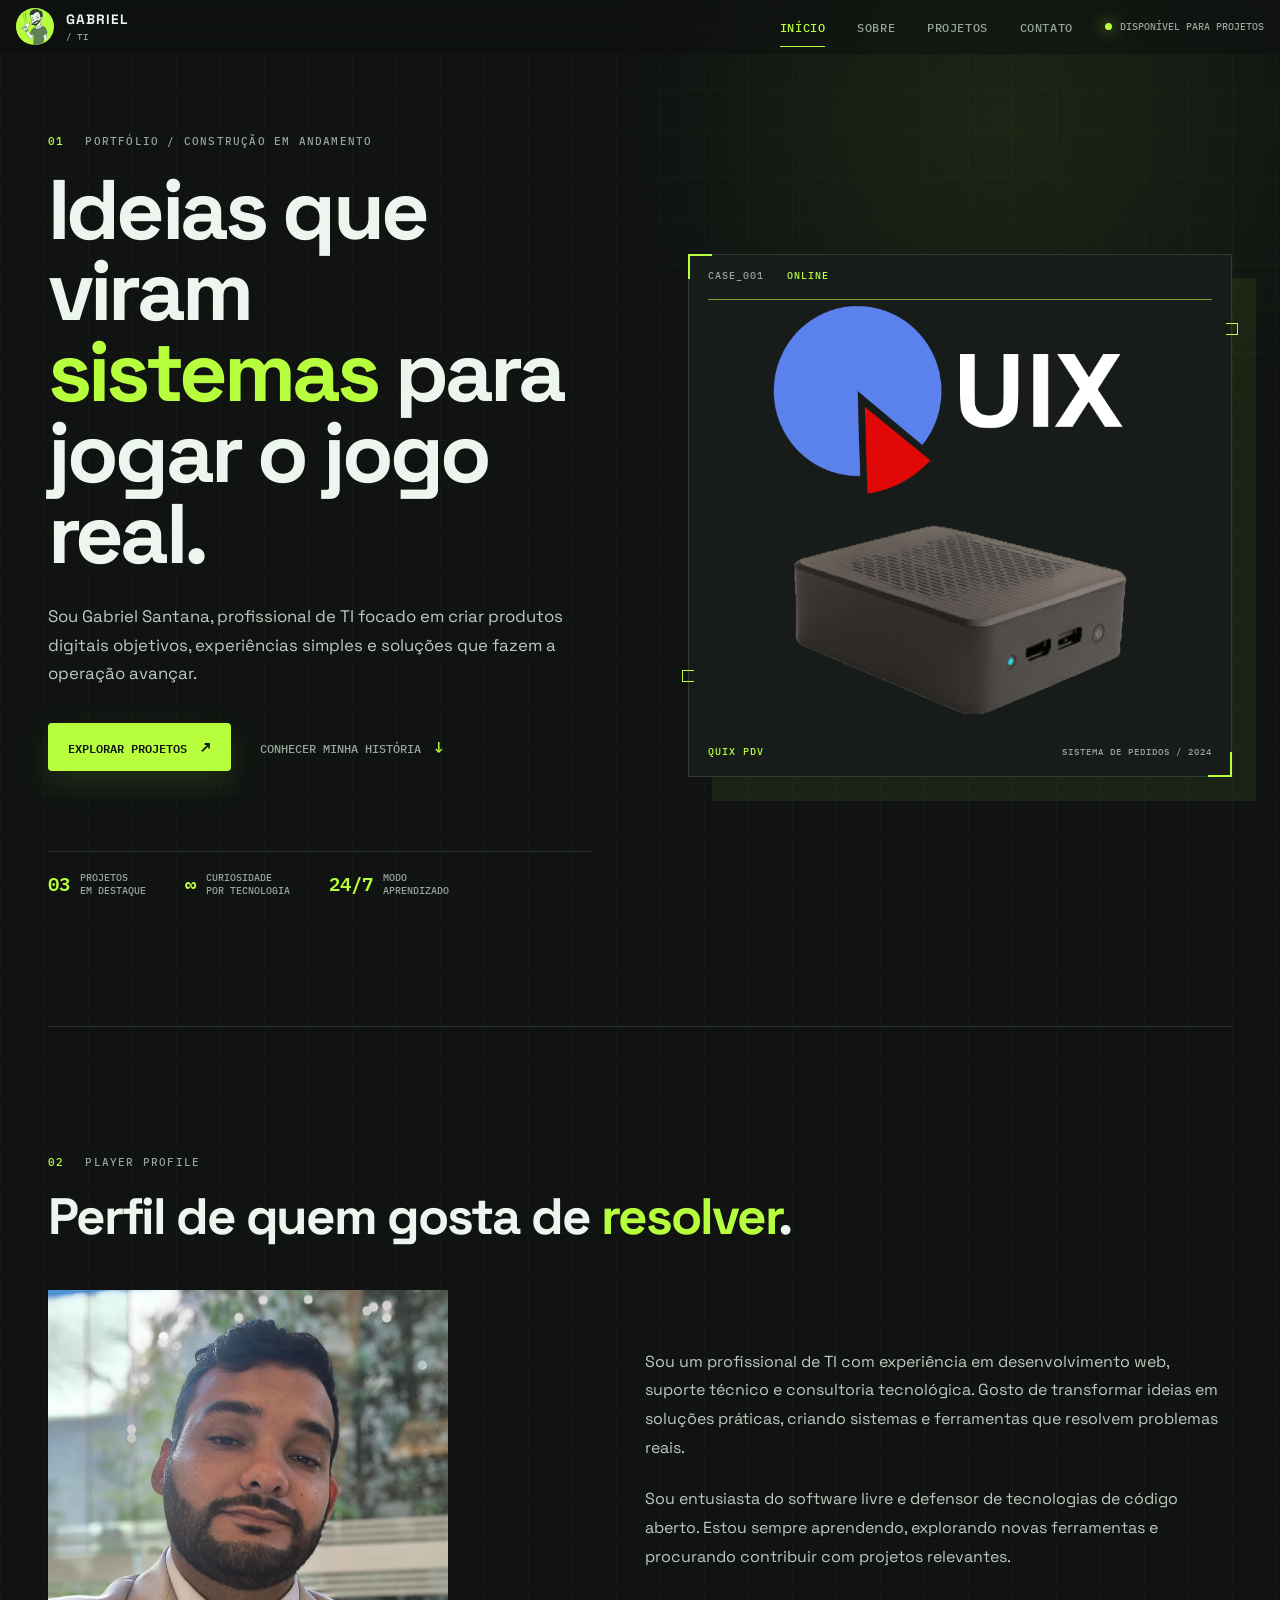
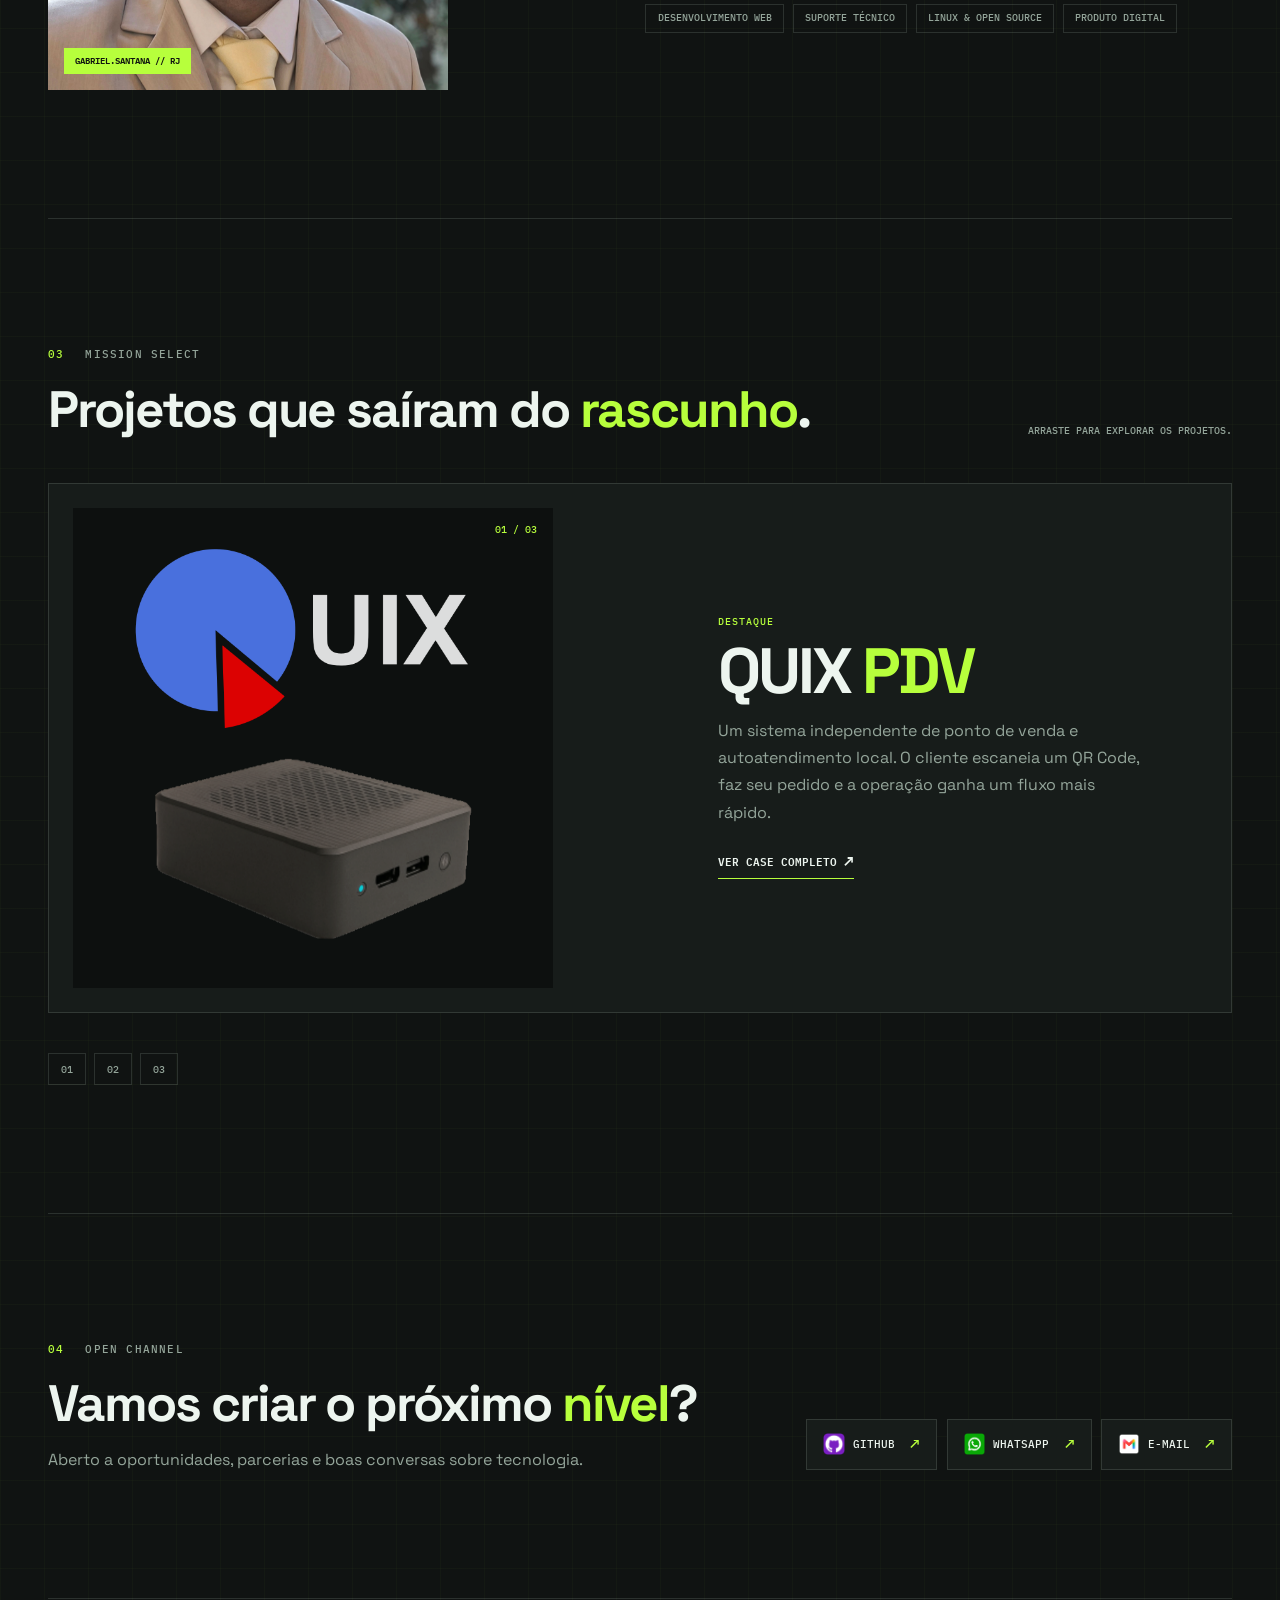
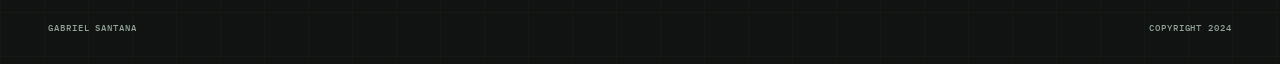
<file: index.html>
<!DOCTYPE html>
<html lang="pt-br">
<head>
    <meta charset="UTF-8">
    <meta name="viewport" content="width=device-width, initial-scale=1.0">
    <link rel="stylesheet" href="style.css">
    <link rel="shortcut icon" href="./assets/icon.png" type="image/x-icon">
    <title>Gabriel Santana | Portfólio</title>
</head>
<body>
    <header class="site-header">
        <div class="brand">
            <button class="profile-trigger" type="button" aria-label="Abrir perfil de Gabriel Santana" aria-controls="profile-modal">
                <img class="profileIcon" src="./assets/profileicon.gif" alt="">
            </button>
            <a class="brand-copy" href="#top" aria-label="Voltar ao início"><strong>GABRIEL</strong><small>/ TI</small></a>
        </div>
        <nav aria-label="Navegação principal"><ul><li><a class="active" href="#landing">Início</a></li><li><a href="#about">Sobre</a></li><li><a href="#projects">Projetos</a></li><li><a href="#contact">Contato</a></li></ul></nav>
        <span class="header-status"><i></i> disponível para projetos</span>
    </header>
    <dialog class="profile-modal" id="profile-modal" aria-labelledby="profile-name">
        <article class="profile-card">
            <button class="profile-close" type="button" aria-label="Fechar perfil">×</button>
            <img class="profile-card-image" src="./assets/profileicon.gif" alt="Foto de Gabriel S. M. Santana">
            <div class="profile-card-content">
                <p class="profile-card-label">PLAYER PROFILE</p>
                <h2 id="profile-name">Gabriel S. M. Santana</h2>
                <p class="profile-location">São Pedro da Aldeia - RJ</p>
            </div>
        </article>
    </dialog>
    <main id="top">
    <section id="landing" class="hero">
        <div class="hero-copy"><p class="eyebrow"><span>01</span> Portfólio / construção em andamento</p><h1>Ideias que viram <span class="contrast">sistemas</span> para jogar o jogo real.</h1><p class="hero-lead">Sou Gabriel Santana, profissional de TI focado em criar produtos digitais objetivos, experiências simples e soluções que fazem a operação avançar.</p><div class="hero-actions"><a class="action-button" href="#projects">Explorar projetos <span>↗</span></a><a class="text-link" href="#about">Conhecer minha história <span>↓</span></a></div><div class="hero-metrics"><div><strong>03</strong><span>projetos<br>em destaque</span></div><div><strong>∞</strong><span>curiosidade<br>por tecnologia</span></div><div><strong>24/7</strong><span>modo<br>aprendizado</span></div></div></div>
        <div class="hero-visual"><div class="scanline"></div><div class="visual-label">CASE_001 <span>ONLINE</span></div><img src="./assets/quix.png" alt="Interface do sistema QUIX PDV"><div class="visual-caption"><span>QUIX PDV</span><small>sistema de pedidos / 2024</small></div><div class="crosshair crosshair-one"></div><div class="crosshair crosshair-two"></div></div>
    </section>

    <section id="about" class="about-section">
        <div class="section-heading"><p class="eyebrow"><span>02</span> Player profile</p><h2>Perfil de quem gosta de <span class="contrast">resolver</span>.</h2></div>
        <div class="about-grid"><div class="about-image-wrap"><img src="./assets/profile.jpg" alt="Foto de Gabriel Santana"><span class="image-note">GABRIEL.SANTANA // RJ</span></div><div class="about-copy"><p>Sou um profissional de TI com experiência em desenvolvimento web, suporte técnico e consultoria tecnológica. Gosto de transformar ideias em soluções práticas, criando sistemas e ferramentas que resolvem problemas reais.</p><p>Sou entusiasta do software livre e defensor de tecnologias de código aberto. Estou sempre aprendendo, explorando novas ferramentas e procurando contribuir com projetos relevantes.</p><div class="skill-list"><span>Desenvolvimento web</span><span>Suporte técnico</span><span>Linux &amp; open source</span><span>Produto digital</span></div></div></div>
    </section>

    <section id="projects" class="projects-section">
        <div class="section-heading projects-heading"><div><p class="eyebrow"><span>03</span> Mission select</p><h2>Projetos que saíram do <span class="contrast">rascunho</span>.</h2></div><p class="section-subtitle">Arraste para explorar os projetos.</p></div>
        <div class="projects-carousel" aria-label="Carrossel de projetos">
            <article class="project-card" id="project-quix">
                <div class="project-image"><img src="./assets/quix.png" alt="Projeto QUIX PDV"><span class="project-index">01 / 03</span></div>
                <div class="project-card-content"><span class="project-tag">Destaque</span><h3>QUIX <em>PDV</em></h3><p>Um sistema independente de ponto de venda e autoatendimento local. O cliente escaneia um QR Code, faz seu pedido e a operação ganha um fluxo mais rápido.</p><a href="./produto.html" class="card-link">Ver case completo <span>↗</span></a>
                </div>
            </article>
            <article class="project-card" id="project-jtech">
                <div class="project-image"><img src="./assets/jornaltech.png" alt="SecretsApp"><span class="project-index">02 / 03</span></div>
                <div class="project-card-content"><span class="project-tag">Projeto paralelo</span><h3>Social <em>SecretsAPP</em></h3><p>Uma rede social focada em interação por conversas em posts, livre de anuncios e de uso de informações pessoais.</p><a href="https://secretsapp.netlify.app" target="_blank" rel="noopener noreferrer" class="card-link">Acessar projeto <span>↗</span></a>
                </div>
            </article>
            <article class="project-card project-card-placeholder" id="project-more">
                <div class="project-image"><img src="./assets/atacadao.png" alt="Hub de informações do Atacadão"><span class="project-index">03 / 03</span></div>
                <div class="project-card-content"><span class="project-tag">Contribuições</span><h3>Hubs de <em>acesso</em></h3><p>Páginas internas criadas para organizar informações e facilitar o acesso das equipes de TI e loja dentro do Atacadão.</p><a href="https://youtu.be/fUGlIDMeh6E?is=YvyQ6DToK4QiWeJw" target="_blank" rel="noopener noreferrer" class="card-link">Ver demonstração <span>↗</span></a>
                </div>
            </article>
        </div>
        <div class="carousel-nav">
            <a href="#project-quix" aria-label="Projeto 1">01</a>
            <a href="#project-jtech" aria-label="Projeto 2">02</a>
            <a href="#project-more" aria-label="Projeto 3">03</a>
        </div>
    </section>

    <section id="contact" class="contact-section">
        <div><p class="eyebrow"><span>04</span> Open channel</p><h2>Vamos criar o próximo <span class="contrast">nível</span>?</h2><p>Aberto a oportunidades, parcerias e boas conversas sobre tecnologia.</p></div>
        <div class="social">
            <a class="social-btn" href="https://github.com/gabrielsstan" target="_blank" rel="noopener noreferrer">
                <img src="./assets/linkedin.png" alt="">Github <span>↗</span>
            </a>
            <a class="social-btn" href="https://wa.me/5522997483251" target="_blank" rel="noopener noreferrer">
                <img src="./assets/whatsapp.png" alt="">WhatsApp <span>↗</span>
            </a>
            <a class="social-btn" href="mailto:gabrielstancf@gmail.com">
                <img src="./assets/email.png" alt="">E-mail <span>↗</span>
            </a>
        </div>
    </section>
    </main>
    <footer><span>GABRIEL SANTANA</span><span>COPYRIGHT 2024</span></footer>
    <script>
        (function(){
            const carousel = document.querySelector('.projects-carousel');
            const profileModal = document.querySelector('#profile-modal');
            const profileTrigger = document.querySelector('.profile-trigger');
            const profileClose = document.querySelector('.profile-close');
            const navigationLinks = [...document.querySelectorAll('nav a[href^="#"]')];
            const sections = navigationLinks
                .map((link) => document.querySelector(link.getAttribute('href')))
                .filter(Boolean);

            const setActiveLink = (sectionId) => {
                navigationLinks.forEach((link) => {
                    const isCurrent = link.getAttribute('href') === `#${sectionId}`;
                    link.classList.toggle('active', isCurrent);
                    link.setAttribute('aria-current', isCurrent ? 'page' : 'false');
                });
            };

            if(sections.length){
                const sectionObserver = new IntersectionObserver((entries) => {
                    const visibleSections = entries
                        .filter((entry) => entry.isIntersecting)
                        .sort((a, b) => b.intersectionRatio - a.intersectionRatio);

                    if(visibleSections[0]) setActiveLink(visibleSections[0].target.id);
                }, { rootMargin: '-25% 0px -55% 0px', threshold: [0, .25, .5, .75, 1] });

                sections.forEach((section) => sectionObserver.observe(section));
            }

            document.querySelector('nav')?.addEventListener('click', (event) => {
                const link = event.target.closest('a[href^="#"]');
                if(link) setActiveLink(link.getAttribute('href').slice(1));
            });

            profileTrigger?.addEventListener('click', () => profileModal?.showModal());
            profileClose?.addEventListener('click', () => profileModal?.close());
            profileModal?.addEventListener('click', (event) => {
                if(event.target === profileModal) profileModal.close();
            });
            profileModal?.addEventListener('cancel', (event) => {
                event.preventDefault();
                profileModal.close();
            });
            profileModal?.addEventListener('keydown', (event) => {
                if(event.key === 'Escape') profileModal.close();
            });

            if(!carousel) return;

            document.addEventListener('click', (e) => {
                const anchor = e.target.closest('a[href^="#project-"]');
                if(!anchor) return;
                e.preventDefault();
                const id = anchor.getAttribute('href').slice(1);
                const target = document.getElementById(id);
                if(!target) return;

                const carouselRect = carousel.getBoundingClientRect();
                const targetRect = target.getBoundingClientRect();
                const left = carousel.scrollLeft + (targetRect.left - carouselRect.left);
                carousel.scrollTo({ left, behavior: 'smooth' });

                // atualiza a hash sem provocar jump
                if (history.replaceState) {
                    history.replaceState(null, '', '#' + id);
                }
            }, false);
        })();
    </script>
</body>
</html>
</file>
<file: style.css>
@import url('https://fonts.googleapis.com/css2?family=IBM+Plex+Mono:wght@400;500;600&family=Space+Grotesk:wght@400;500;600;700&display=swap');

/* ========================================================================== 
   Design tokens and reset
   ========================================================================== */

:root {
    --color-background: #101312;
    --color-surface: #171c1a;
    --color-surface-dark: #0d100f;
    --color-text: #edf5ef;
    --color-text-muted: #94a59a;
    --color-text-soft: #bdc9bf;
    --color-accent: #b7ff3c;
    --color-accent-dark: #101510;
    --color-border: rgba(210, 235, 218, 0.14);
    --font-display: 'Space Grotesk', sans-serif;
    --font-mono: 'IBM Plex Mono', monospace;
    --content-width: 1600px;
}

* {
    box-sizing: border-box;
    margin: 0;
    padding: 0;
}

html {
    scroll-behavior: smooth;
}

body {
    min-width: 320px;
    background-color: var(--color-background);
    background-image:
        linear-gradient(rgba(183, 255, 60, 0.025) 1px, transparent 1px),
        linear-gradient(90deg, rgba(183, 255, 60, 0.025) 1px, transparent 1px);
    background-size: 44px 44px;
    color: var(--color-text);
    font-family: var(--font-display);
}

body::before {
    position: fixed;
    z-index: -1;
    inset: 0;
    background: radial-gradient(circle at 78% 13%, rgba(183, 255, 60, 0.08), transparent 24rem);
    content: '';
    pointer-events: none;
}

a {
    color: inherit;
}

img {
    display: block;
    max-width: 100%;
}

/* ========================================================================== 
   Shared components
   ========================================================================== */

.contrast {
    color: var(--color-accent);
}

.eyebrow {
    margin-bottom: 1.4rem;
    color: var(--color-text-muted);
    font: 500 0.68rem / 1.3 var(--font-mono);
    letter-spacing: 0.11em;
    text-transform: uppercase;
}

.eyebrow span {
    margin-right: 0.8rem;
    color: var(--color-accent);
}

.section-heading {
    max-width: none;
    margin: 0 auto 3rem;
}

.section-heading h2,
.contact-section h2 {
    font-size: clamp(2.2rem, 4vw, 4.2rem);
    letter-spacing: -0.04em;
    line-height: 1;
}

/* ========================================================================== 
   Header and navigation
   ========================================================================== */

.site-header {
    position: sticky;
    z-index: 10;
    top: 0;
    display: flex;
    width: 100%;
    max-width: var(--content-width);
    align-items: center;
    gap: 2rem;
    margin: auto;
    padding: .5rem 1rem;
    backdrop-filter: blur(15px);
    background-color: #0d100f7c;
}

.brand {
    display: flex;
    align-items: center;
    gap: 0.75rem;
    margin-right: auto;
    color: var(--color-text);
    line-height: 1;
    text-decoration: none;
}

.brand-copy {
    color: inherit;
    line-height: inherit;
    text-decoration: none;
}

.profile-trigger {
    display: grid;
    width: 2.35rem;
    height: 2.35rem;
    place-items: center;
    padding: 0;
    border: 0;
    border-radius: 50%;
    background: transparent;
    cursor: pointer;
}

.profileIcon {
    width: 2.35rem;
    padding: 0 0.2rem;
    border-radius: 50%;
    background: var(--color-accent);
}

.profile-trigger:hover .profileIcon,
.profile-trigger:focus-visible .profileIcon {
    box-shadow: 0 0 0 0.25rem rgba(183, 255, 60, 0.2), 0 0 1.2rem rgba(183, 255, 60, 0.35);
    transform: scale(1.05);
}

.profile-trigger:focus-visible {
    outline: 2px solid var(--color-accent);
    outline-offset: 0.2rem;
}

.brand strong {
    display: block;
    font-size: 0.85rem;
    letter-spacing: 0.08em;
}

.brand small {
    display: block;
    margin-top: 0.35rem;
    color: var(--color-text-muted);
    font: 500 0.58rem / 1 var(--font-mono);
    letter-spacing: 0.08em;
}

nav ul {
    display: flex;
    gap: 2rem;
    list-style: none;
}

nav a {
    padding: 0.65rem 0;
    border-bottom: 1px solid transparent;
    color: var(--color-text-muted);
    font: 500 0.72rem / 1 var(--font-mono);
    letter-spacing: 0.05em;
    text-decoration: none;
    text-transform: uppercase;
}

nav a:hover,
nav a.active {
    border-color: var(--color-accent);
    color: var(--color-accent);
}

.header-status {
    display: flex;
    align-items: center;
    gap: 0.5rem;
    color: var(--color-text-muted);
    font: 500 0.62rem / 1 var(--font-mono);
    text-transform: uppercase;
    white-space: nowrap;
}

.header-status i {
    width: 0.45rem;
    height: 0.45rem;
    border-radius: 50%;
    background: var(--color-accent);
    box-shadow: 0 0 1rem var(--color-accent);
}

/* Profile modal */

.profile-modal {
    width: min(32rem, calc(100% - 2rem));
    padding: 0;
    border: 1px solid var(--color-border);
    background: transparent;
    color: var(--color-text);
}

.profile-modal::backdrop {
    background: rgba(5, 8, 6, 0.78);
    backdrop-filter: blur(0.35rem);
    height: 100%;
}

.profile-card {
    position: relative;
    overflow: hidden;
    background: var(--color-surface);
    box-shadow: 0 1.5rem 4rem rgba(0, 0, 0, 0.4), 0 0 0 1px rgba(183, 255, 60, 0.08);
}

.profile-card::before,
.profile-card::after {
    position: absolute;
    z-index: 1;
    width: 1.5rem;
    height: 1.5rem;
    border-color: var(--color-accent);
    border-style: solid;
    content: '';
    pointer-events: none;
}

.profile-card::before {
    top: 0;
    left: 0;
    border-width: 2px 0 0 2px;
}

.profile-card::after {
    right: 0;
    bottom: 0;
    border-width: 0 2px 2px 0;
}

.profile-close {
    position: absolute;
    z-index: 2;
    top: 0.8rem;
    right: 0.8rem;
    width: 2rem;
    height: 2rem;
    border: 1px solid var(--color-border);
    background: rgba(13, 16, 15, 0.8);
    color: var(--color-text);
    cursor: pointer;
    font: 400 1.4rem / 1 var(--font-display);
}

.profile-close:hover,
.profile-close:focus-visible {
    border-color: var(--color-accent);
    color: var(--color-accent);
}

.profile-card-image {
    width: 30%;
    object-position: center;
    margin: 1rem auto 0;
    padding: .5rem .1rem 0 1rem;
    border-radius: 50%;
    background: var(--color-accent);
}

.profile-card-content {
    padding: 1.5rem;
}

.profile-card-label {
    margin-bottom: 0.8rem;
    color: var(--color-accent);
    font: 500 0.62rem / 1 var(--font-mono);
    letter-spacing: 0.1em;
}

.profile-card h2 {
    font-size: clamp(1.7rem, 5vw, 2.5rem);
    letter-spacing: -0.04em;
    line-height: 1;
}

.profile-location {
    margin-top: 0.75rem;
    color: var(--color-text-muted);
    font: 500 0.75rem / 1.4 var(--font-mono);
}

/* ========================================================================== 
   Hero
   ========================================================================== */

#top {
    width: calc(100% - 6rem);
    max-width: var(--content-width);
    margin: auto;
}

.hero {
    display: grid;
    min-height: calc(100vh - 5rem);
    grid-template-columns: 1fr 1fr;
    align-items: center;
    gap: 6rem;
    padding: 5rem 0 8rem;
}

.hero-copy {
    max-width: 41rem;
}

.hero h1 {
    margin-bottom: 1.65rem;
    font-size: clamp(3.5rem, 6.6vw, 6.2rem);
    letter-spacing: -0.045em;
    line-height: 0.96;
}

.hero-lead {
    max-width: 35rem;
    color: var(--color-text-soft);
    font-size: 1.05rem;
    line-height: 1.7;
}

.hero-actions {
    display: flex;
    align-items: center;
    gap: 1.8rem;
    margin-top: 2.2rem;
}

.action-button {
    display: inline-block;
    margin: 0;
    padding: 1rem 1.25rem;
    border-radius: 0.25rem;
    background: var(--color-accent);
    box-shadow: 0 0.7rem 2rem rgba(183, 255, 60, 0.12);
    color: var(--color-accent-dark);
    font: 600 0.75rem / 1 var(--font-mono);
    text-align: center;
    text-decoration: none;
    text-transform: uppercase;
}

.action-button:hover {
    filter: brightness(1.1);
    transform: translateY(-2px);
    transition: 0.2s;
}

.action-button span,
.card-link span,
.social-btn span {
    margin-left: 0.45rem;
    font-size: 1rem;
}

.text-link {
    color: var(--color-text-muted);
    font: 500 0.72rem / 1 var(--font-mono);
    text-decoration: none;
    text-transform: uppercase;
}

.text-link:hover,
.card-link:hover {
    color: var(--color-accent);
}

.text-link span {
    margin-left: 0.35rem;
    color: var(--color-accent);
    font-size: 1rem;
}

.hero-metrics {
    display: flex;
    gap: 2.4rem;
    margin-top: 5rem;
    padding-top: 1.25rem;
    border-top: 1px solid var(--color-border);
}

.hero-metrics div {
    display: flex;
    align-items: center;
    gap: 0.65rem;
}

.hero-metrics strong {
    color: var(--color-accent);
    font: 600 1.2rem / 1 var(--font-mono);
}

.hero-metrics span {
    color: var(--color-text-muted);
    font: 500 0.6rem / 1.35 var(--font-mono);
    text-transform: uppercase;
}

.hero-visual {
    position: relative;
    padding: 2.7rem 1.2rem 1.2rem;
    border: 1px solid var(--color-border);
    background: var(--color-surface);
    box-shadow: 1.5rem 1.5rem 0 rgba(183, 255, 60, 0.07);
}

.hero-visual::before,
.hero-visual::after {
    position: absolute;
    width: 1.4rem;
    height: 1.4rem;
    border-color: var(--color-accent);
    border-style: solid;
    content: '';
    pointer-events: none;
}

.hero-visual::before {
    top: -1px;
    left: -1px;
    border-width: 2px 0 0 2px;
}

.hero-visual::after {
    right: -1px;
    bottom: -1px;
    border-width: 0 2px 2px 0;
}

.hero-visual img {
    width: 100%;
    height: 27rem;
    object-fit: cover;
    object-position: center;
    filter: saturate(0.85);
}

.visual-label,
.visual-caption {
    font: 500 0.62rem / 1 var(--font-mono);
    letter-spacing: 0.1em;
    text-transform: uppercase;
}

.visual-label {
    position: absolute;
    top: 1rem;
    left: 1.2rem;
    color: var(--color-text-muted);
}

.visual-label span {
    margin-left: 1rem;
    color: var(--color-accent);
}

.visual-caption {
    display: flex;
    justify-content: space-between;
    padding-top: 1rem;
    color: var(--color-accent);
}

.visual-caption small {
    color: var(--color-text-muted);
    font-size: 0.58rem;
}

.scanline {
    position: absolute;
    z-index: 1;
    top: 2.7rem;
    right: 1.2rem;
    left: 1.2rem;
    height: 1px;
    background: var(--color-accent);
    opacity: 0.6;
    animation: scan 4s ease-in-out infinite;
}

.crosshair {
    position: absolute;
    width: 0.75rem;
    height: 0.75rem;
    border: 1px solid var(--color-accent);
}

.crosshair-one {
    top: 13%;
    right: -0.45rem;
    border-left: 0;
}

.crosshair-two {
    bottom: 18%;
    left: -0.45rem;
    border-right: 0;
}

/* ========================================================================== 
   About section
   ========================================================================== */

.about-section {
    padding: 8rem 0;
    border-top: 1px solid var(--color-border);
}

.about-grid {
    display: grid;
    grid-template-columns: 0.8fr 1fr;
    align-items: center;
    gap: 8rem;
}

.about-image-wrap {
    position: relative;
    max-width: 25rem;
}

.about-image-wrap img {
    width: 100%;
    aspect-ratio: 1;
    border: 0;
    object-fit: cover;
    /* filter: grayscale(1) contrast(1.05); */
}

.image-note {
    position: absolute;
    bottom: 1rem;
    left: 1rem;
    padding: 0.55rem 0.7rem;
    background: var(--color-accent);
    color: var(--color-accent-dark);
    font: 600 0.58rem / 1 var(--font-mono);
}

.about-copy {
    max-width: 38rem;
}

.about-copy p {
    margin-bottom: 1.4rem;
    color: var(--color-text-soft);
    font-size: 1rem;
    line-height: 1.8;
}

.skill-list {
    display: flex;
    flex-wrap: wrap;
    gap: 0.55rem;
    margin-top: 2rem;
}

.skill-list span {
    padding: 0.55rem 0.7rem;
    border: 1px solid var(--color-border);
    color: var(--color-text-muted);
    font: 500 0.62rem / 1 var(--font-mono);
    text-transform: uppercase;
}

/* ========================================================================== 
   Projects section
   ========================================================================== */

.projects-section {
    padding: 8rem 0;
    border-top: 1px solid var(--color-border);
}

.projects-heading {
    display: flex;
    align-items: end;
    justify-content: space-between;
}

.section-subtitle {
    margin: 0;
    color: var(--color-text-muted);
    font: 500 0.65rem / 1 var(--font-mono);
    text-transform: uppercase;
}

.projects-carousel {
    display: grid;
    grid-auto-columns: 100%;
    grid-auto-flow: column;
    gap: 2rem;
    margin: 0 auto;
    padding: 0 0 1.5rem;
    overflow-x: auto;
    scroll-behavior: smooth;
    scroll-snap-type: x mandatory;
    scrollbar-width: none;
}

.projects-carousel::-webkit-scrollbar {
    display: none;
}

.project-card {
    display: grid;
    grid-template-columns: 1.1fr 0.9fr;
    align-items: center;
    gap: 3rem;
    padding: 1.5rem;
    border: 1px solid var(--color-border);
    background: var(--color-surface);
    scroll-snap-align: start;
    max-height: 70vh;
}

.project-image {
    position: relative;
    height: 100%;
    overflow: hidden;
    background: var(--color-surface-dark);
    width: 30rem;
}

.project-card img {
    width: 100%;
    height: 100%;
    object-fit: cover;
    opacity: 0.86;
}

.project-index {
    position: absolute;
    top: 1rem;
    right: 1rem;
    color: var(--color-accent);
    font: 500 0.65rem / 1 var(--font-mono);
}

.project-card-content {
    display: flex;
    max-width: 27rem;
    flex-direction: column;
    justify-content: center;
    gap: 1rem;
}

.project-tag {
    width: fit-content;
    color: var(--color-accent);
    font: 500 0.62rem / 1 var(--font-mono);
    letter-spacing: 0.1em;
    text-transform: uppercase;
}

.project-card h3 {
    font-size: clamp(2.5rem, 5vw, 5rem);
    letter-spacing: -0.05em;
    line-height: 0.9;
}

.project-card h3 em {
    color: var(--color-accent);
    font-style: normal;
}

.project-card-content p {
    color: var(--color-text-muted);
    line-height: 1.7;
}

.card-link {
    display: inline-flex;
    width: fit-content;
    align-items: center;
    margin-top: 0.7rem;
    padding-bottom: 0.55rem;
    border-bottom: 1px solid var(--color-accent);
    color: var(--color-text);
    font: 600 0.7rem / 1 var(--font-mono);
    text-decoration: none;
    text-transform: uppercase;
}

.carousel-nav {
    display: flex;
    justify-content: flex-start;
    gap: 0.5rem;
    margin-top: 1rem;
}

.carousel-nav a {
    display: inline-flex;
    width: auto;
    height: auto;
    align-items: center;
    justify-content: center;
    padding: 0.6rem 0.75rem;
    border: 1px solid var(--color-border);
    color: var(--color-text-muted);
    font: 500 0.65rem / 1 var(--font-mono);
    text-decoration: none;
}

.carousel-nav a:hover {
    border-color: var(--color-accent);
    color: var(--color-accent);
}

/* ========================================================================== 
   Contact and footer
   ========================================================================== */

.contact-section {
    display: flex;
    align-items: end;
    justify-content: space-between;
    gap: 3rem;
    padding: 8rem 0;
    border-top: 1px solid var(--color-border);
}

.contact-section > div:first-child {
    max-width: 42rem;
}

.contact-section p:not(.eyebrow) {
    margin-top: 1.2rem;
    color: var(--color-text-muted);
}

.social {
    display: flex;
    gap: 0.6rem;
}

.social-btn {
    display: inline-flex;
    align-items: center;
    gap: 0.5rem;
    padding: 0.85rem 1rem;
    border: 1px solid var(--color-border);
    background: var(--color-surface);
    color: var(--color-text);
    font: 500 0.67rem / 1 var(--font-mono);
    text-decoration: none;
    text-transform: uppercase;
}

.social-btn:hover {
    border-color: var(--color-accent);
    color: var(--color-accent);
}

.social-btn img {
    width: 1.35rem;
    height: 1.35rem;
    object-fit: contain;
}

.social-btn span {
    color: var(--color-accent);
}

footer {
    display: flex;
    width: calc(100% - 6rem);
    max-width: var(--content-width);
    justify-content: space-between;
    margin: auto;
    padding: 1.5rem 0 2rem;
    border-top: 1px solid var(--color-border);
    color: var(--color-text-muted);
    font: 500 0.58rem / 1 var(--font-mono);
    letter-spacing: 0.1em;
}

/* ========================================================================== 
   Responsive layout
   ========================================================================== */

@media (max-width: 900px) {
    .site-header,
    #top,
    footer {
        width: calc(100% - 2.5rem);
    }

    .site-header {
        flex-wrap: wrap;
        top: 0;
        margin: 0;
        border-radius: 0;
        width: auto;
    }

    .header-status {
        display: none;
    }

    .hero {
        grid-template-columns: 1fr;
        gap: 3rem;
        padding: 4rem 0 6rem;
    }

    .hero-visual {
        max-width: 42rem;
    }

    .about-grid {
        gap: 3rem;
    }

    .project-card {
        grid-template-columns: 1fr;
        gap: 1.5rem;
        min-height: 40rem;
    }

    .project-image {
        min-height: 16rem;
        width: 100%;
    }

    .project-card-content {
        max-width: none;
    }

    .contact-section {
        align-items: flex-start;
        flex-direction: column;
    }

    .about-section,
    .projects-section,
    .contact-section {
        padding: 6rem 0;
    }
}

@media (min-width: 1440px) {
    .hero {
        padding-top: 6rem;
    }

    .hero-copy {
        max-width: 46rem;
    }

    .hero-visual img {
        height: 31rem;
    }

    .about-grid {
        grid-template-columns: 0.9fr 1.1fr;
        gap: 10rem;
    }

    .project-card {
        grid-template-columns: 1.15fr 0.85fr;
        gap: 4rem;
        padding: 2rem;
    }

    .project-image {
        min-height: 24rem;
    }
}

@media (min-width: 1800px) {
    .hero h1 {
        max-width: 52rem;
        font-size: clamp(4.5rem, 5.5vw, 7rem);
    }

    .hero-lead {
        font-size: 1.15rem;
    }

    .about-section,
    .projects-section,
    .contact-section {
        padding-top: 10rem;
        padding-bottom: 10rem;
    }
}

@media (max-width: 600px) {
    .site-header {
        padding: 1rem;
    }

    nav {
        width: 100%;
    }

    nav ul {
        justify-content: space-between;
        gap: 0.5rem;
    }

    .hero h1 {
        font-size: 3.4rem;
    }

    .hero-metrics {
        justify-content: space-between;
        gap: 1rem;
        margin-top: 3.5rem;
    }

    .hero-metrics strong {
        font-size: 1rem;
    }

    .hero-visual img {
        height: 18rem;
    }

    .projects-heading {
        display: block;
    }

    .section-subtitle {
        margin-top: 1.2rem;
    }

    .social {
        width: 100%;
        flex-direction: column;
    }

    .social-btn {
        justify-content: space-between;
        width: 100%;
    }

    .about-image-wrap {
        max-width: none;
    }

    .about-grid {
        grid-template-columns: 1fr;
    }

    .about-section,
    .projects-section,
    .contact-section {
        padding: 5rem 0;
    }
}

@media (prefers-reduced-motion: reduce) {
    html {
        scroll-behavior: auto;
    }

    .scanline {
        animation: none;
    }
}

/* ========================================================================== 
   Animations
   ========================================================================== */

@keyframes scan {
    0%,
    100% {
        transform: translateY(0);
        opacity: 0;
    }

    20%,
    80% {
        opacity: 0.7;
    }

    50% {
        transform: translateY(25rem);
        opacity: 0.3;
    }
}
</file>
